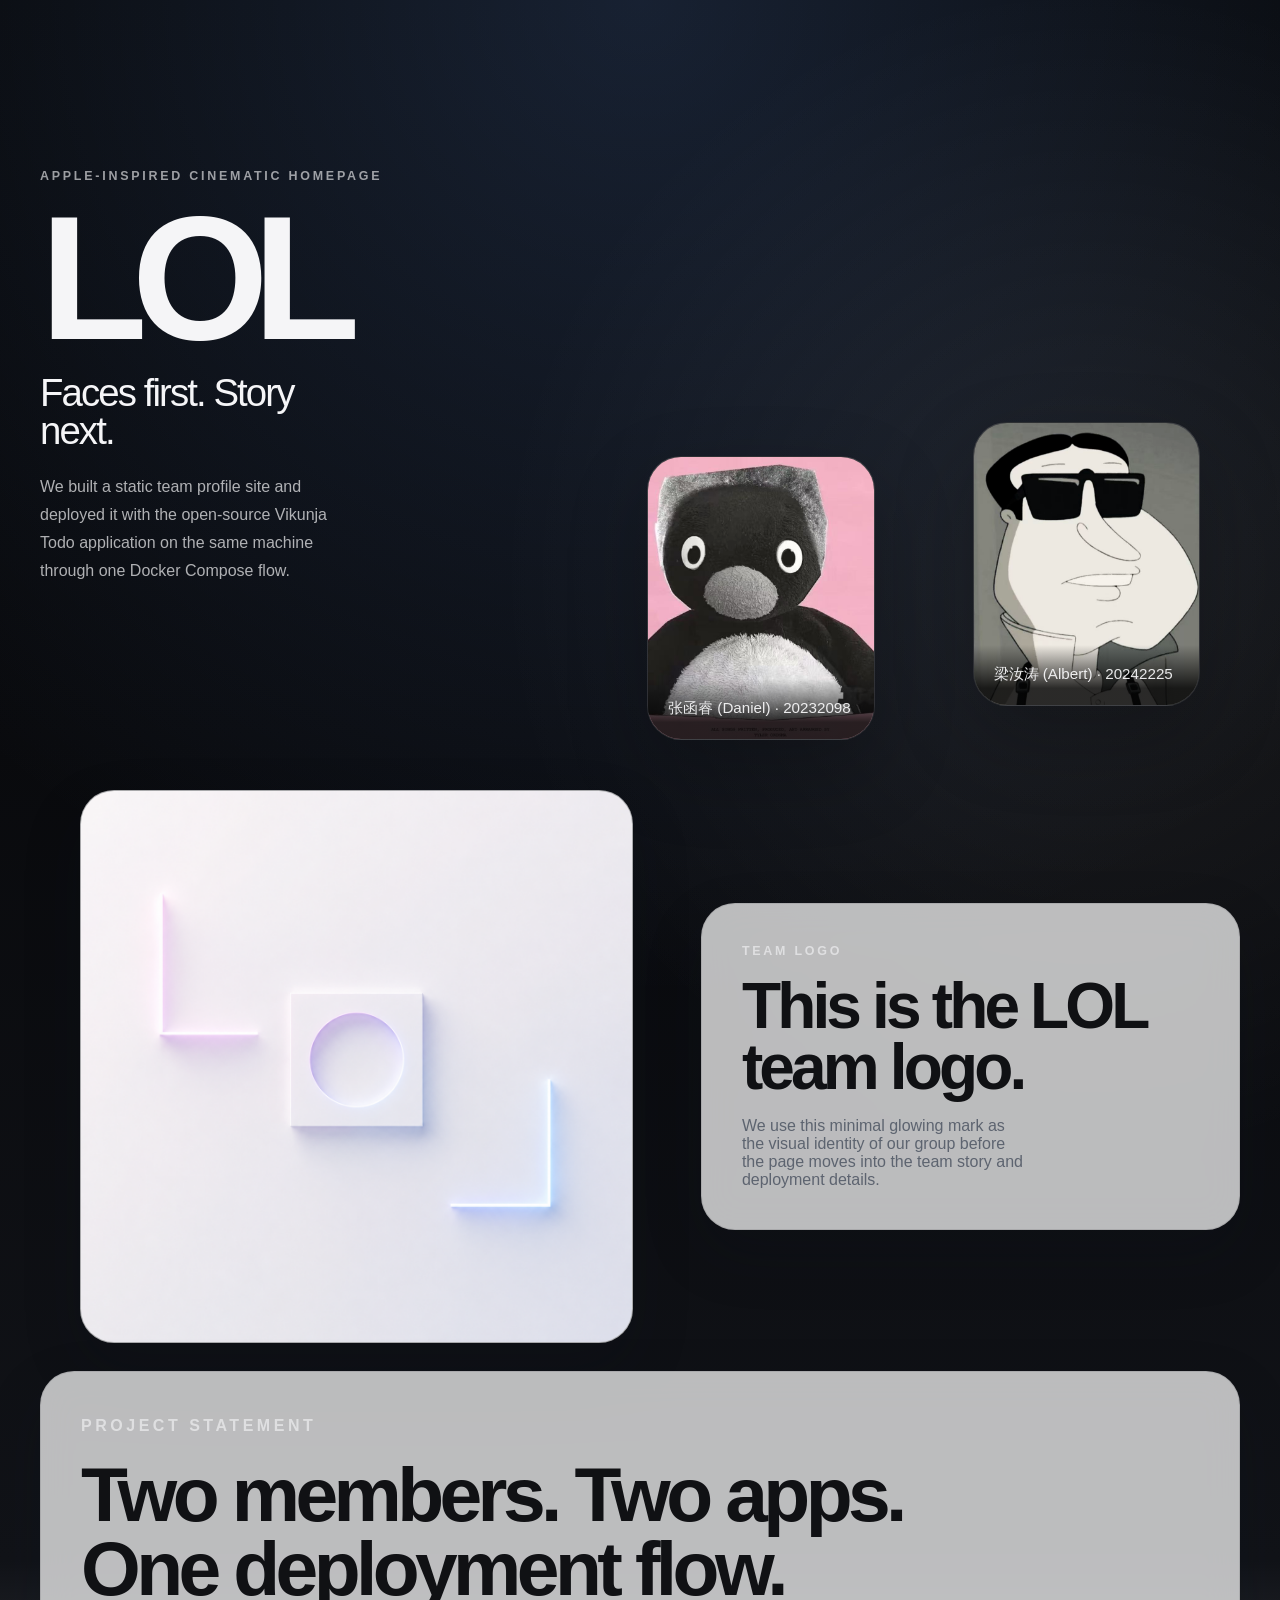
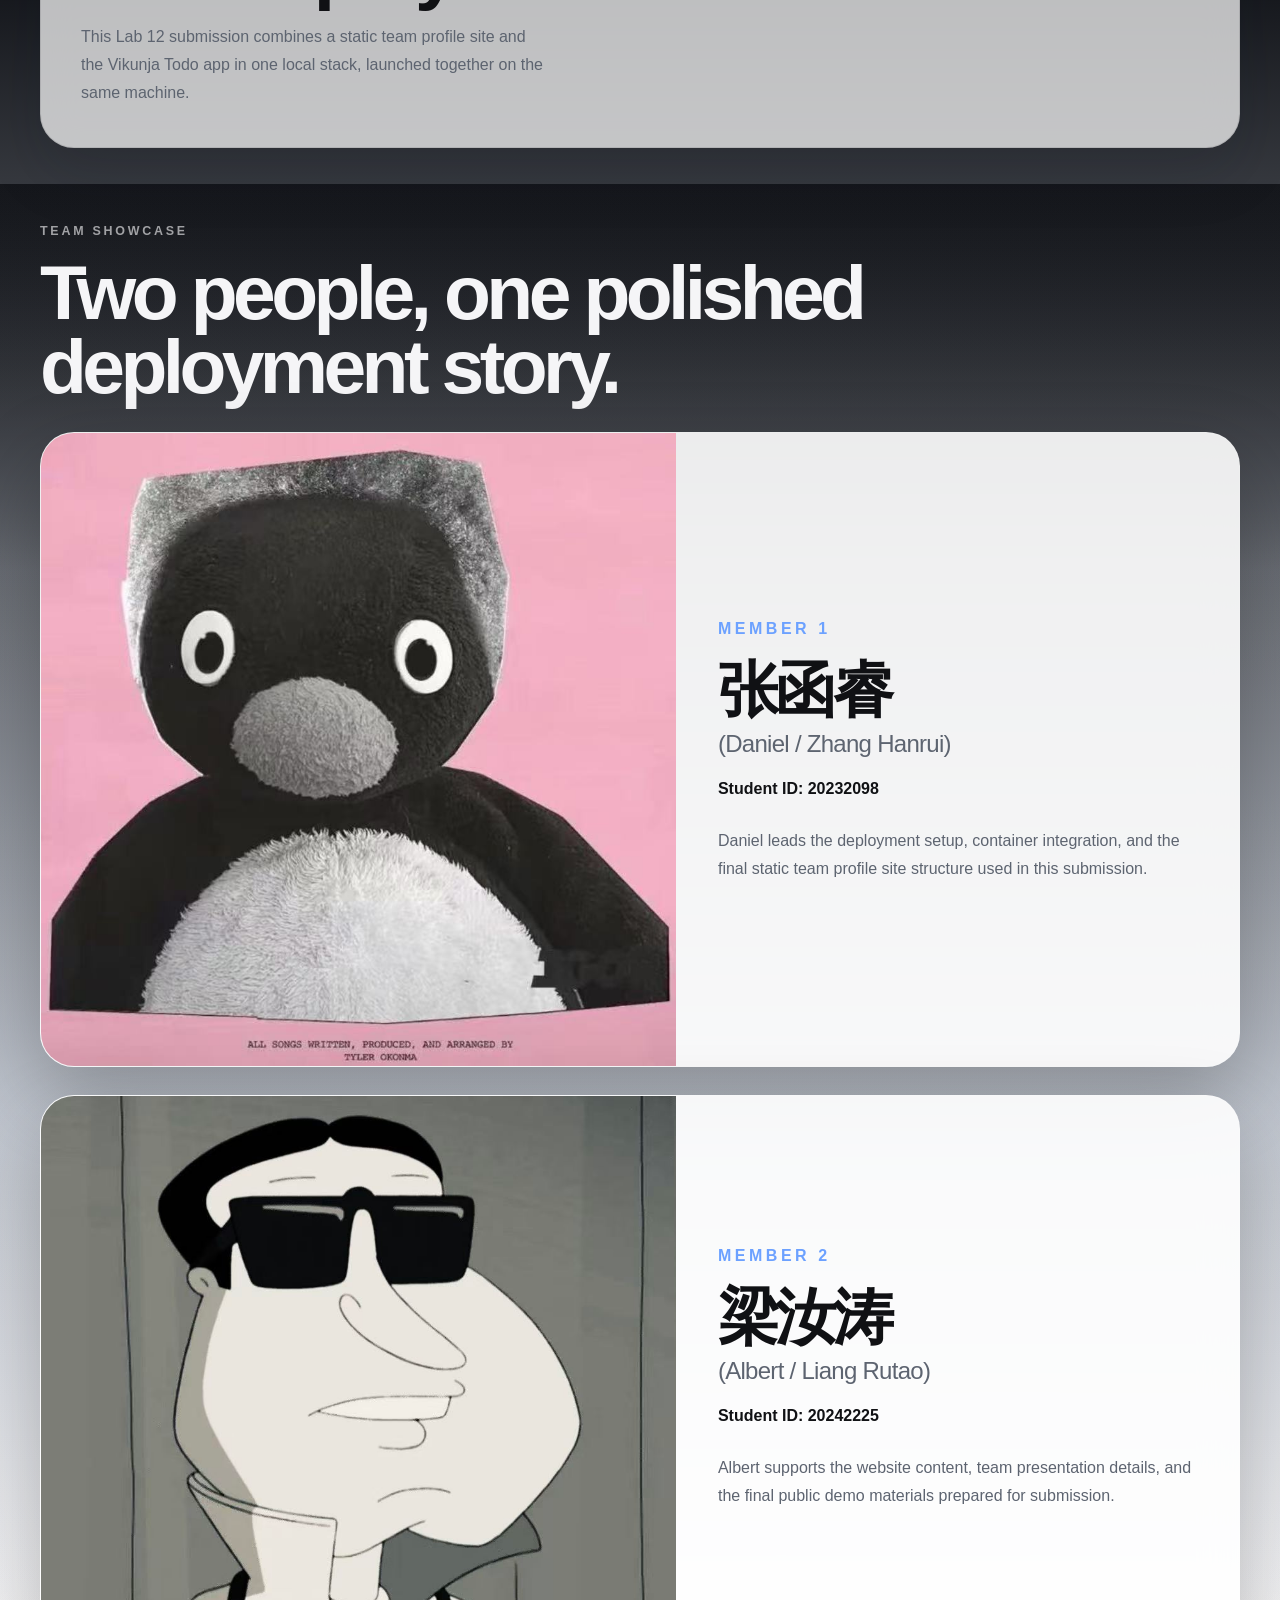
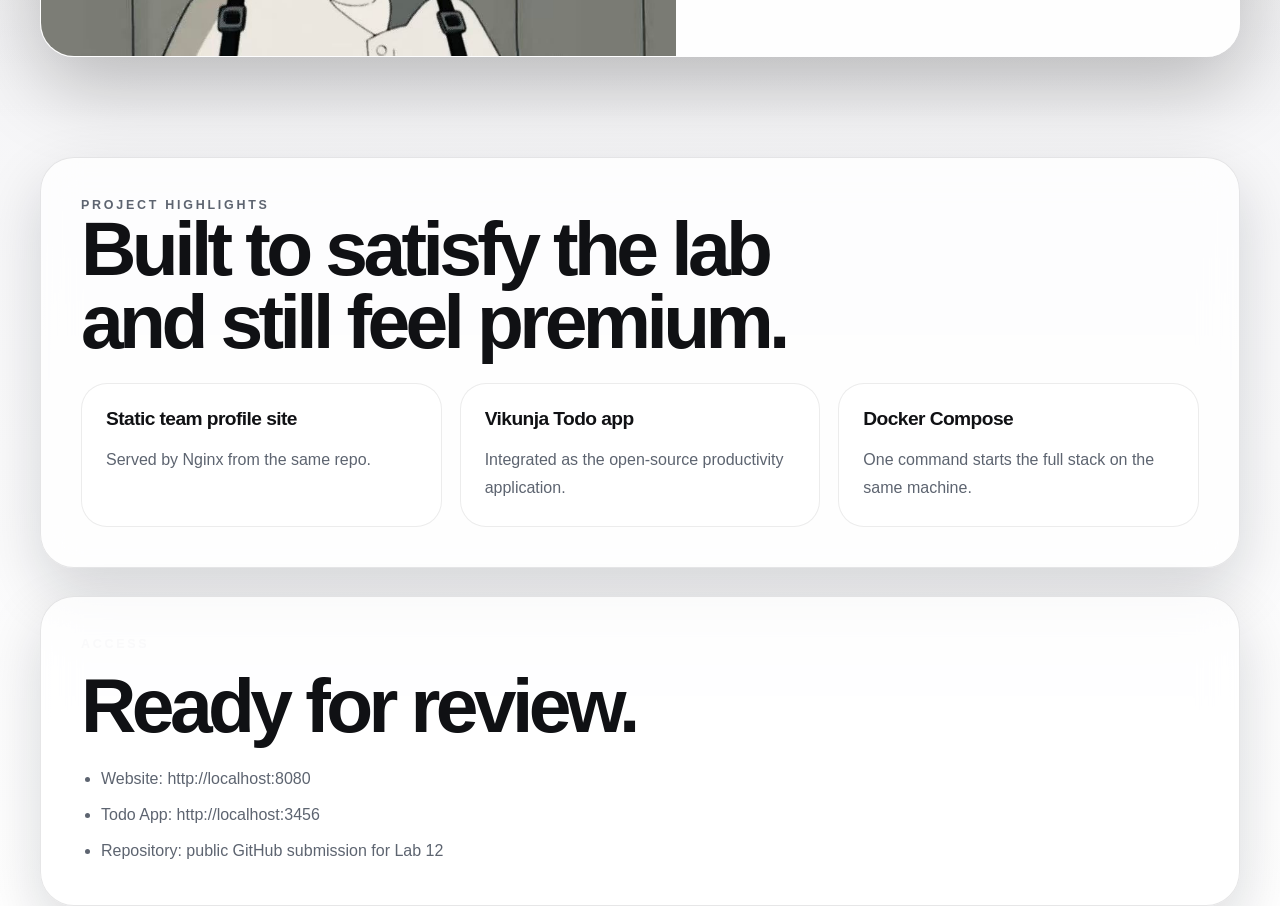
<file: site/index.html>
<!DOCTYPE html>
<html lang="en">
  <head>
    <meta charset="UTF-8" />
    <meta name="viewport" content="width=device-width, initial-scale=1.0" />
    <title>LOL Team Portfolio</title>
    <meta
      name="description"
      content="Apple-inspired cinematic homepage for the LOL team Lab 12 final project."
    />
    <link rel="stylesheet" href="./styles.css" />
    <script src="./main.js" defer></script>
  </head>
  <body>
    <main class="site-shell">
      <section class="hero" data-section="hero">
        <div class="hero-copy">
          <p class="eyebrow">Apple-inspired cinematic homepage</p>
          <h1 class="hero-title" data-animate="hero-title">LOL</h1>
          <p class="hero-statement" data-animate="hero-copy">
            Faces first. Story next.
          </p>
          <p class="hero-lede" data-animate="hero-copy">
            We built a static team profile site and deployed it with the
            open-source Vikunja Todo application on the same machine through
            one Docker Compose flow.
          </p>
        </div>

        <div class="hero-portraits" data-animate="hero-visual">
          <figure class="portrait portrait-daniel">
            <img
              src="./assets/daniel-zhang.jpg"
              alt="Photo of Zhang Hanrui Daniel"
            />
            <figcaption>张函睿 (Daniel) · 20232098</figcaption>
          </figure>

          <figure class="portrait portrait-albert">
            <img
              src="./assets/liang-rutao.jpg"
              alt="Photo of Liang Rutao Albert"
            />
            <figcaption>梁汝涛 (Albert) · 20242225</figcaption>
          </figure>
        </div>
      </section>

      <section
        class="team-transition reveal"
        data-section="team-transition"
        data-reveal
      >
        <figure class="transition-visual">
          <img
            src="./assets/team-transition-glow.png"
            alt="The LOL team logo shown as a minimal glowing geometric mark."
          />
        </figure>
        <div class="transition-copy">
          <p class="section-label">Team Logo</p>
          <h2>This is the LOL team logo.</h2>
          <p>
            We use this minimal glowing mark as the visual identity of our
            group before the page moves into the team story and deployment
            details.
          </p>
        </div>
      </section>

      <section
        class="project-statement reveal"
        data-section="project-statement"
        data-reveal
      >
        <p class="section-label">Project Statement</p>
        <h2>Two members. Two apps. One deployment flow.</h2>
        <p>
          This Lab 12 submission combines a static team profile site and the
          Vikunja Todo app in one local stack, launched together on the same
          machine.
        </p>
      </section>

      <section class="team-showcase" data-section="team-showcase">
        <div class="team-showcase-intro reveal" data-reveal>
          <p class="section-label">Team Showcase</p>
          <h2>Two people, one polished deployment story.</h2>
        </div>

        <div class="team-stage">
          <article class="member-spotlight reveal" data-reveal>
            <div class="member-visual">
              <img
                src="./assets/daniel-zhang.jpg"
                alt="Photo of Zhang Hanrui Daniel"
              />
            </div>
            <div class="member-details">
              <p class="member-label">Member 1</p>
              <h3>张函睿 <span>(Daniel / Zhang Hanrui)</span></h3>
              <p class="member-id">Student ID: 20232098</p>
              <p>
                Daniel leads the deployment setup, container integration, and
                the final static team profile site structure used in this
                submission.
              </p>
            </div>
          </article>

          <article class="member-spotlight reveal" data-reveal>
            <div class="member-visual">
              <img
                src="./assets/liang-rutao.jpg"
                alt="Photo of Liang Rutao Albert"
              />
            </div>
            <div class="member-details">
              <p class="member-label">Member 2</p>
              <h3>梁汝涛 <span>(Albert / Liang Rutao)</span></h3>
              <p class="member-id">Student ID: 20242225</p>
              <p>
                Albert supports the website content, team presentation details,
                and the final public demo materials prepared for submission.
              </p>
            </div>
          </article>
        </div>
      </section>

      <section
        class="project-highlights reveal"
        data-section="project-highlights"
        data-reveal
      >
        <p class="section-label">Project Highlights</p>
        <h2>Built to satisfy the lab and still feel premium.</h2>

        <div class="highlight-grid">
          <article class="highlight-card">
            <h3>Static team profile site</h3>
            <p>Served by Nginx from the same repo.</p>
          </article>

          <article class="highlight-card">
            <h3>Vikunja Todo app</h3>
            <p>Integrated as the open-source productivity application.</p>
          </article>

          <article class="highlight-card">
            <h3>Docker Compose</h3>
            <p>One command starts the full stack on the same machine.</p>
          </article>
        </div>
      </section>

      <section
        class="access-footer reveal"
        data-section="access-footer"
        data-reveal
      >
        <p class="section-label">Access</p>
        <h2>Ready for review.</h2>

        <ul class="access-list">
          <li>Website: http://localhost:8080</li>
          <li>Todo App: http://localhost:3456</li>
          <li>Repository: public GitHub submission for Lab 12</li>
        </ul>
      </section>
    </main>
  </body>
</html>
</file>
<file: site/styles.css>
:root {
  --bg-dark: #050505;
  --bg-dark-soft: #111318;
  --bg-light: #f5f5f7;
  --surface-light: rgba(255, 255, 255, 0.9);
  --surface-dark: rgba(255, 255, 255, 0.06);
  --text-primary: #f5f5f7;
  --text-dark: #101114;
  --text-muted: rgba(245, 245, 247, 0.7);
  --text-muted-dark: #5d6470;
  --line-dark: rgba(255, 255, 255, 0.1);
  --line-light: rgba(16, 17, 20, 0.1);
  --accent: #6ca1ff;
  --shadow-soft: 0 30px 80px rgba(0, 0, 0, 0.24);
  --shadow-card: 0 24px 60px rgba(11, 17, 28, 0.16);
  --radius-xl: 34px;
  --radius-lg: 26px;
  --container: min(1200px, calc(100% - 40px));
  --ease-premium: cubic-bezier(0.22, 1, 0.36, 1);
}

*,
*::before,
*::after {
  box-sizing: border-box;
}

html {
  scroll-behavior: smooth;
}

body {
  margin: 0;
  min-height: 100vh;
  font-family:
    "SF Pro Display",
    "SF Pro Text",
    -apple-system,
    BlinkMacSystemFont,
    "Helvetica Neue",
    Arial,
    sans-serif;
  color: var(--text-primary);
  background:
    radial-gradient(circle at top center, rgba(108, 161, 255, 0.18), transparent 24%),
    radial-gradient(circle at 85% 14%, rgba(255, 255, 255, 0.08), transparent 16%),
    linear-gradient(
      180deg,
      var(--bg-dark) 0%,
      #090a0d 18%,
      var(--bg-dark-soft) 38%,
      #cfd5df 66%,
      var(--bg-light) 78%,
      #ffffff 100%
    );
}

img {
  display: block;
  width: 100%;
}

.site-shell {
  overflow: clip;
}

.hero,
.team-transition,
.project-statement,
.team-showcase-intro,
.project-highlights,
.access-footer {
  width: var(--container);
  margin: 0 auto;
}

.hero {
  min-height: clamp(720px, 84svh, 880px);
  padding: 34px 0 28px;
  display: grid;
  grid-template-columns: minmax(0, 0.92fr) minmax(0, 1.08fr);
  align-items: center;
  gap: 28px;
}

.hero-copy {
  align-self: center;
  padding: 0 0 8px;
}

.eyebrow,
.section-label,
.member-label {
  margin: 0 0 18px;
  font-size: 0.78rem;
  font-weight: 600;
  letter-spacing: 0.22em;
  text-transform: uppercase;
}

.eyebrow,
.section-label {
  color: rgba(245, 245, 247, 0.62);
}

.hero-title {
  margin: 0;
  font-size: clamp(4.8rem, 16vw, 11rem);
  line-height: 0.88;
  letter-spacing: -0.09em;
  text-wrap: balance;
}

.hero-statement {
  max-width: 12ch;
  margin: 18px 0 0;
  font-size: clamp(1.6rem, 3vw, 2.5rem);
  line-height: 1;
  letter-spacing: -0.05em;
}

.hero-lede,
.project-statement p,
.member-details p,
.highlight-card p,
.access-list li {
  font-size: 1rem;
  line-height: 1.75;
}

.hero-lede {
  max-width: 34ch;
  margin: 22px 0 0;
  color: var(--text-muted);
}

.hero-portraits {
  display: grid;
  grid-template-columns: repeat(2, minmax(0, 1fr));
  gap: 18px;
  align-items: end;
  align-self: end;
}

.portrait {
  position: relative;
  overflow: hidden;
  border: 1px solid var(--line-dark);
  border-radius: var(--radius-xl);
  background:
    linear-gradient(180deg, rgba(255, 255, 255, 0.12), rgba(255, 255, 255, 0.03)),
    #0d0f14;
  box-shadow: var(--shadow-soft);
}

.portrait img {
  aspect-ratio: 4 / 5;
  object-fit: cover;
  object-position: center;
  filter: saturate(0.95) contrast(1.03);
}

.portrait figcaption {
  position: absolute;
  inset: auto 0 0;
  padding: 18px 20px 20px;
  background: linear-gradient(180deg, transparent, rgba(5, 5, 5, 0.84) 72%);
  font-size: 0.95rem;
  line-height: 1.45;
  color: rgba(245, 245, 247, 0.94);
}

.portrait-daniel {
  transform: translateY(28px);
}

.portrait-albert {
  transform: translateY(-6px);
}

.project-statement,
.project-highlights,
.access-footer {
  border: 1px solid var(--line-light);
  border-radius: var(--radius-xl);
  background: rgba(255, 255, 255, 0.72);
  color: var(--text-dark);
  box-shadow: var(--shadow-card);
  backdrop-filter: blur(18px);
}

.team-transition {
  margin-top: 18px;
  display: grid;
  grid-template-columns: minmax(0, 1.08fr) minmax(320px, 0.92fr);
  gap: 28px;
  align-items: center;
}

.transition-visual,
.transition-copy {
  border: 1px solid var(--line-light);
  border-radius: var(--radius-xl);
  overflow: hidden;
  background: rgba(255, 255, 255, 0.72);
  color: var(--text-dark);
  box-shadow: var(--shadow-card);
  backdrop-filter: blur(18px);
}

.transition-visual {
  min-height: 420px;
}

.transition-visual img {
  height: 100%;
  object-fit: cover;
  object-position: center;
}

.transition-copy {
  padding: 40px;
}

.transition-copy h2 {
  margin: 0;
  font-size: clamp(2.2rem, 5vw, 4.1rem);
  font-weight: 650;
  letter-spacing: -0.06em;
  line-height: 0.96;
  color: var(--text-dark);
  text-wrap: balance;
}

.transition-copy p:last-child {
  max-width: 32ch;
  margin: 18px 0 0;
  color: var(--text-muted-dark);
}

.project-statement {
  margin-top: 12px;
  padding: 40px;
}

.project-statement h2,
.team-showcase h2,
.project-highlights h2,
.access-footer h2,
.member-details h3 {
  margin: 0;
  font-weight: 650;
  letter-spacing: -0.06em;
  line-height: 0.96;
  text-wrap: balance;
}

.project-statement h2,
.team-showcase h2,
.project-highlights h2,
.access-footer h2 {
  font-size: clamp(2.4rem, 6vw, 5rem);
}

.project-statement p:last-child,
.project-highlights p,
.access-footer li {
  margin-bottom: 0;
  color: var(--text-muted-dark);
}

.project-statement p:last-child {
  max-width: 52ch;
  margin-top: 18px;
}

.team-showcase {
  margin-top: 36px;
  padding: 40px 0 72px;
  background:
    linear-gradient(180deg, rgba(255, 255, 255, 0.02), rgba(255, 255, 255, 0.04)),
    linear-gradient(180deg, #101217 0%, rgba(16, 18, 23, 0.18) 25%, transparent 100%);
}

.team-showcase-intro {
  margin-bottom: 28px;
}

.team-stage {
  width: var(--container);
  margin: 0 auto;
  display: grid;
  gap: 28px;
}

.member-spotlight {
  position: sticky;
  top: 24px;
  display: grid;
  grid-template-columns: minmax(0, 1.06fr) minmax(0, 0.94fr);
  overflow: hidden;
  border: 1px solid rgba(255, 255, 255, 0.08);
  border-radius: var(--radius-xl);
  background: var(--surface-light);
  color: var(--text-dark);
  box-shadow: var(--shadow-soft);
  backdrop-filter: blur(18px);
}

.member-visual {
  min-height: 560px;
  background:
    linear-gradient(180deg, rgba(16, 17, 20, 0.12), rgba(16, 17, 20, 0.02)),
    #dadfe8;
}

.member-visual img {
  height: 100%;
  object-fit: cover;
}

.member-details {
  display: flex;
  flex-direction: column;
  justify-content: center;
  padding: 42px;
}

.member-label {
  color: var(--accent);
}

.member-details h3 {
  font-size: clamp(2.3rem, 4.8vw, 4.5rem);
}

.member-details h3 span {
  display: block;
  margin-top: 12px;
  font-size: clamp(1.1rem, 2.2vw, 1.5rem);
  font-weight: 500;
  letter-spacing: -0.03em;
  color: var(--text-muted-dark);
}

.member-id {
  margin: 20px 0 8px;
  color: var(--text-dark);
  font-weight: 600;
}

.member-details p:last-child {
  margin-bottom: 0;
  color: var(--text-muted-dark);
}

.project-highlights,
.access-footer {
  margin-top: 28px;
  padding: 40px;
}

.highlight-grid {
  margin-top: 24px;
  display: grid;
  grid-template-columns: repeat(3, minmax(0, 1fr));
  gap: 18px;
}

.highlight-card {
  padding: 24px;
  border: 1px solid rgba(16, 17, 20, 0.08);
  border-radius: var(--radius-lg);
  background: rgba(255, 255, 255, 0.76);
}

.highlight-card h3 {
  margin: 0 0 10px;
  font-size: 1.2rem;
  letter-spacing: -0.03em;
}

.access-list {
  margin: 22px 0 0;
  padding-left: 20px;
}

.access-list li + li {
  margin-top: 8px;
}

[data-animate] {
  opacity: 0;
  transform: translateY(24px) scale(0.985);
  transition:
    opacity 900ms var(--ease-premium),
    transform 900ms var(--ease-premium);
}

.hero-ready [data-animate].is-visible {
  opacity: 1;
  transform: translateY(0) scale(1);
}

.reveal {
  opacity: 0;
  transform: translateY(32px);
  transition:
    opacity 760ms var(--ease-premium),
    transform 760ms var(--ease-premium);
}

.reveal.is-visible {
  opacity: 1;
  transform: translateY(0);
}

a,
button {
  transition:
    transform 220ms var(--ease-premium),
    opacity 220ms var(--ease-premium),
    box-shadow 220ms var(--ease-premium);
}

@media (max-width: 1080px) {
  .hero {
    grid-template-columns: 1fr;
    gap: 24px;
    min-height: auto;
    padding-top: 30px;
  }

  .team-transition {
    grid-template-columns: 1fr;
  }

  .hero-copy {
    max-width: 760px;
  }

  .member-spotlight {
    grid-template-columns: 1fr;
  }

  .member-visual {
    min-height: 420px;
  }

  .highlight-grid {
    grid-template-columns: 1fr;
  }
}

@media (max-width: 860px) {
  .hero,
  .team-transition,
  .project-statement,
  .team-showcase-intro,
  .project-highlights,
  .access-footer,
  .team-stage {
    width: min(100% - 24px, 1200px);
  }

  .hero {
    min-height: auto;
    padding-bottom: 30px;
  }

  .hero-portraits {
    grid-template-columns: 1fr;
  }

  .portrait-daniel,
  .portrait-albert {
    transform: none;
  }

  .project-statement,
  .project-highlights,
  .access-footer {
    padding: 28px;
  }

  .team-showcase {
    padding-bottom: 48px;
  }

  .member-spotlight {
    position: static;
  }

  .member-visual {
    min-height: auto;
  }

  .member-details {
    padding: 28px;
  }
}

@media (prefers-reduced-motion: reduce) {
  html {
    scroll-behavior: auto;
  }

  *,
  *::before,
  *::after {
    animation: none !important;
    transition: none !important;
  }

  [data-animate],
  .reveal {
    opacity: 1;
    transform: none;
  }
}
</file>
